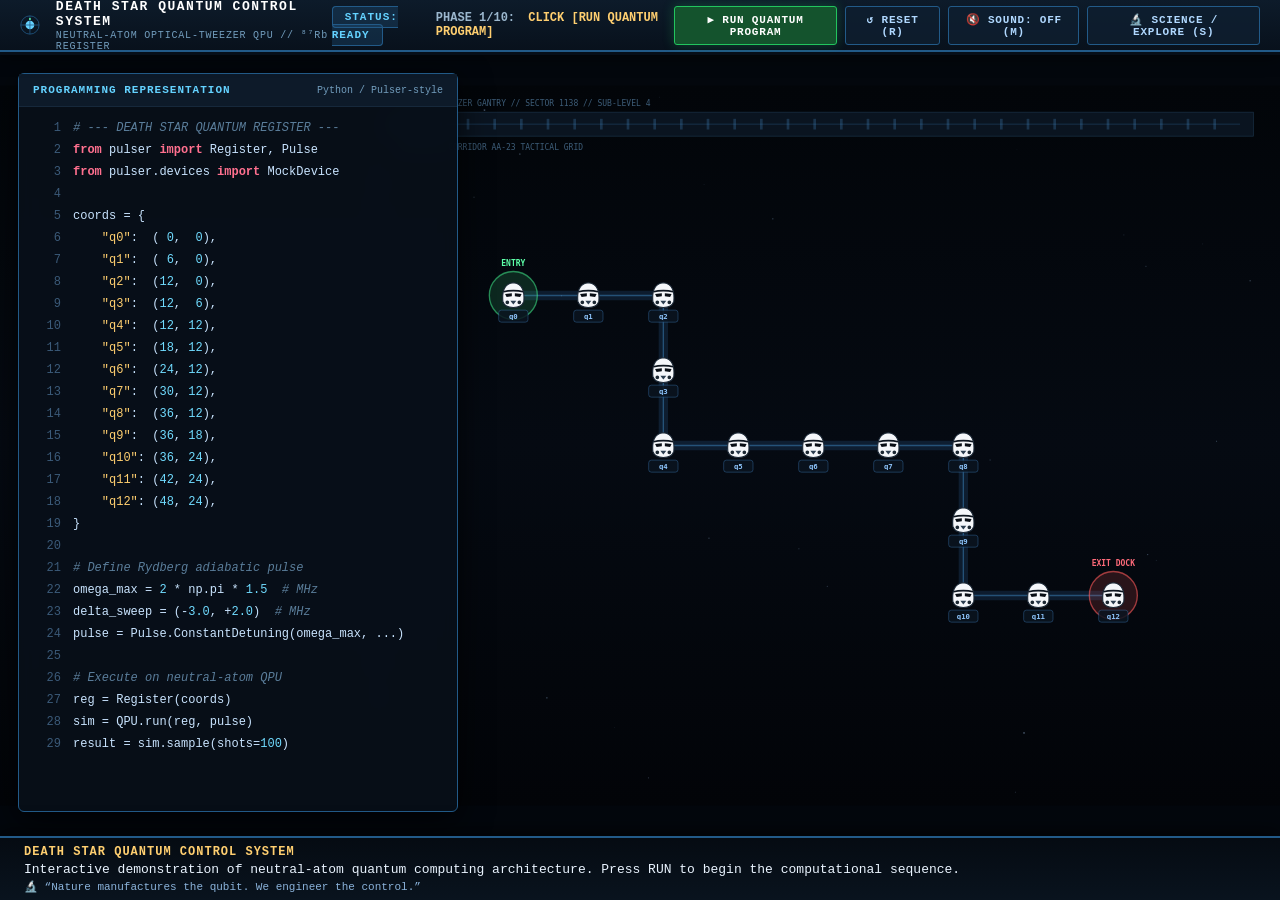
<file: index.html>
<!DOCTYPE html>
<html lang="en">
<head>
  <meta charset="utf-8">
  <meta name="viewport" content="width=device-width, initial-scale=1.0, maximum-scale=1.0, user-scalable=no">
  <meta name="description" content="Death Star Quantum Control System — Interactive Neutral-Atom Quantum Computing Demonstration">
  <title>Death Star Quantum Control System // Neutral-Atom QPU</title>
  <link rel="icon" href="assets/favicon.svg" type="image/svg+xml">
  <link rel="stylesheet" href="css/styles.css">
</head>
<body>
  <div id="app-viewport">
    <!-- Top Command Console Header Bar -->
    <header id="hud-header">
      <div class="hud-left">
        <svg class="hud-emblem" viewBox="0 0 100 100">
          <circle cx="50" cy="50" r="46" stroke="#225a88" stroke-width="4" fill="none"/>
          <circle cx="50" cy="50" r="22" fill="#64d2ff"/>
          <line x1="50" y1="4" x2="50" y2="96" stroke="#225a88" stroke-width="4"/>
          <line x1="4" y1="50" x2="96" y2="50" stroke="#225a88" stroke-width="4"/>
          <circle cx="50" cy="20" r="5" fill="#5dffa8"/>
        </svg>
        <div class="hud-title-wrap">
          <span class="hud-title">DEATH STAR QUANTUM CONTROL SYSTEM</span>
          <span class="hud-sub">NEUTRAL-ATOM OPTICAL-TWEEZER QPU // ⁸⁷Rb REGISTER</span>
        </div>
      </div>

      <div class="hud-center">
        <span id="hud-status">STATUS: READY</span>
      </div>

      <div class="hud-right">
        <div class="hud-actions">
          <span id="hud-phase">PHASE 1/10: INITIALIZE</span>
          <button id="btn-run" class="ctrl-btn primary-run" title="Run presentation demo sequence (Space / Enter)">▶ RUN QUANTUM PROGRAM</button>
          <button id="btn-pause" class="ctrl-btn" style="display:none;" title="Pause / Resume (P)">⏸ PAUSE (P)</button>
          <button id="btn-skip" class="ctrl-btn" style="display:none;" title="Skip to next phase (Space)">⏭ NEXT (Space)</button>
          <button id="btn-save-img" class="ctrl-btn" style="display:none;" title="Save resonance fluorescence sensor image as PNG">💾 SAVE IMAGE (.PNG)</button>
          <button id="btn-reset" class="ctrl-btn" title="Reset demo to initial state (R)">↺ RESET (R)</button>
          <button id="btn-sound" class="ctrl-btn" title="Toggle audio effects (M)">🔇 SOUND: OFF (M)</button>
          <button id="btn-explore" class="ctrl-btn" title="Open Scientific Dossier & Q&A Mode (S / E)">🔬 SCIENCE / EXPLORE (S)</button>
        </div>
      </div>
    </header>

    <!-- Global Progress Bar -->
    <div id="hud-progress-container">
      <div id="hud-progress-bar"></div>
    </div>

    <!-- Main Viewport -->
    <main id="main-view">
      <!-- Python Code Panel (Left side) -->
      <div id="code-container"></div>

      <!-- Main Interactive 2D Canvas Stage -->
      <canvas id="stage-canvas"></canvas>

      <!-- Floating Quantum Pulse Panel [Ω(t), Δ(t)] -->
      <div id="pulse-container"></div>

      <!-- Floating 1/R^6 Interaction Scaling Panel -->
      <div id="r6-container"></div>
    </main>

    <!-- Bottom Presentation Caption Banner -->
    <footer id="hud-caption">
      <div class="caption-inner">
        <span class="caption-title">DEATH STAR QUANTUM CONTROL SYSTEM</span>
        <span class="caption-body">Click [RUN QUANTUM PROGRAM] to initiate the neutral-atom computational pipeline.</span>
        <span class="caption-sci">🔬 “Nature manufactures the qubit. We engineer the control.”</span>
      </div>
    </footer>
  </div>

  <!-- Scientific Reference & Q&A Modal Overlay -->
  <div id="science-container"></div>

  <!-- Portable scripts loaded in dependency order (No CDN, No ES modules for file:// compatibility) -->
  <script src="js/config.js"></script>
  <script src="js/prng.js"></script>
  <script src="js/register.js"></script>
  <script src="js/physics/rydberg.js"></script>
  <script src="js/physics/emulator.js"></script>
  <script src="js/physics/mis.js"></script>
  <script src="js/physics/measurement.js"></script>
  <script src="js/physics/model.js"></script>
  <script src="js/data/demo-baked.js"></script>
  <script src="js/render/stage.js"></script>
  <script src="js/render/deathstar.js"></script>
  <script src="js/render/trooper.js"></script>
  <script src="js/render/beams.js"></script>
  <script src="js/render/effects.js"></script>
  <script src="js/render/readout.js"></script>
  <script src="js/ui/codepanel.js"></script>
  <script src="js/ui/hud.js"></script>
  <script src="js/ui/pulsepanel.js"></script>
  <script src="js/ui/r6panel.js"></script>
  <script src="js/ui/sciencepanel.js"></script>
  <script src="js/audio.js"></script>
  <script src="js/timeline.js"></script>
  <script src="js/app.js"></script>
</body>
</html>
</file>
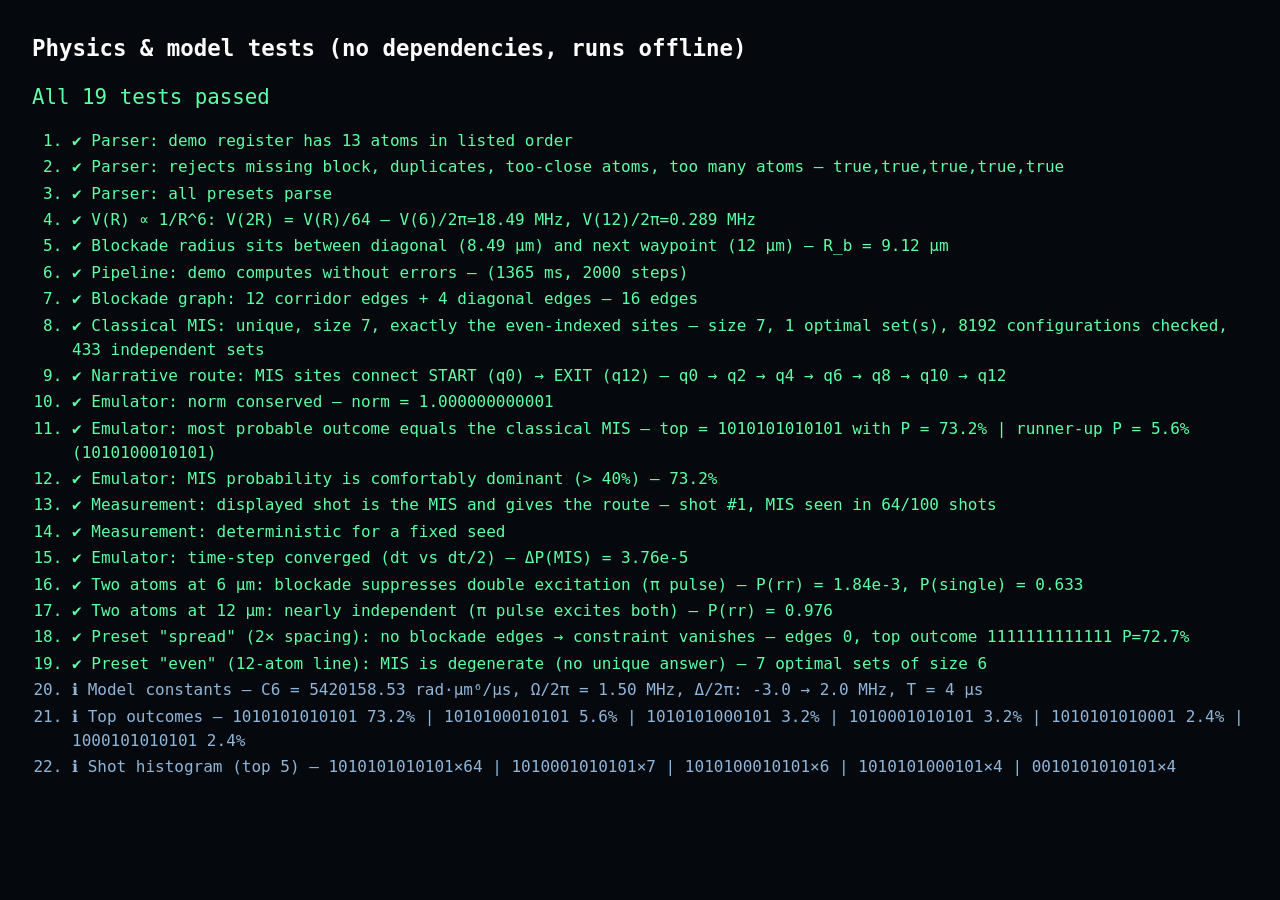
<file: tests/index.html>
<!DOCTYPE html>
<html lang="en">
<head>
<meta charset="utf-8">
<meta name="viewport" content="width=device-width, initial-scale=1">
<title>Death Star Quantum Control — physics tests</title>
<style>
  body { background: #05080d; color: #cfe8ff; font: 16px/1.5 ui-monospace, Consolas, "DejaVu Sans Mono", monospace; margin: 2rem; }
  h1 { font-size: 1.4rem; color: #fff; }
  .pass { color: #5dffa8; } .fail { color: #ff5d6c; font-weight: bold; }
  .info { color: #8fb6d9; }
  #summary { font-size: 1.3rem; margin: 1rem 0; }
  li { margin: .15rem 0; }
</style>
</head>
<body>
<h1>Physics &amp; model tests (no dependencies, runs offline)</h1>
<div id="summary">Running…</div>
<ol id="results"></ol>

<script src="../js/config.js"></script>
<script src="../js/prng.js"></script>
<script src="../js/register.js"></script>
<script src="../js/physics/rydberg.js"></script>
<script src="../js/physics/emulator.js"></script>
<script src="../js/physics/mis.js"></script>
<script src="../js/physics/measurement.js"></script>
<script src="../js/physics/model.js"></script>
<script src="tests.js"></script>
</body>
</html>
</file>
<file: css/styles.css>
/* ==========================================================================
   Death Star Quantum Control System — Stylesheet
   Star Wars Command Console × Quantum Laboratory Aesthetic
   High contrast, large readable typography for university projectors.
   ========================================================================== */

:root {
  --bg-deep: #03070d;
  --bg-panel: rgba(8, 16, 26, 0.92);
  --border-dim: #16283b;
  --border-cyan: #225a88;
  --cyan-bright: #64d2ff;
  --green-quantum: #5dffa8;
  --magenta-rydberg: #df70ff;
  --amber-warn: #ffb347;
  --red-block: #ff5566;
  --font-mono: ui-monospace, SFMono-Regular, Menlo, Monaco, Consolas, "Liberation Mono", "DejaVu Sans Mono", monospace;
}

* {
  box-sizing: border-box;
  margin: 0;
  padding: 0;
}

html, body {
  width: 100%;
  height: 100%;
  background-color: var(--bg-deep);
  color: #d8ecff;
  font-family: var(--font-mono);
  overflow: hidden;
  user-select: none;
  -webkit-user-select: none;
}

/* App Container (Letterboxed 16:9) */
#app-viewport {
  position: relative;
  width: 100vw;
  height: 100vh;
  display: flex;
  flex-direction: column;
  background: #020508;
}

/* Top Console Header Bar */
#hud-header {
  height: 52px;
  background: linear-gradient(180deg, #0d1b2a 0%, #08111c 100%);
  border-bottom: 2px solid var(--border-cyan);
  display: flex;
  align-items: center;
  justify-content: space-between;
  padding: 0 20px;
  z-index: 10;
  box-shadow: 0 4px 18px rgba(0, 0, 0, 0.6);
}

.hud-left {
  display: flex;
  align-items: center;
  gap: 16px;
}

.hud-emblem {
  width: 24px;
  height: 24px;
  fill: var(--cyan-bright);
}

.hud-title-wrap {
  display: flex;
  flex-direction: column;
}

.hud-title {
  font-size: 13px;
  font-weight: 700;
  letter-spacing: 1.5px;
  color: #ffffff;
}

.hud-sub {
  font-size: 10px;
  color: #729dbd;
  letter-spacing: 0.8px;
}

#hud-status {
  padding: 4px 12px;
  background: rgba(34, 90, 136, 0.3);
  border: 1px solid var(--border-cyan);
  border-radius: 4px;
  font-size: 11px;
  font-weight: 700;
  color: var(--cyan-bright);
  letter-spacing: 1px;
}

#hud-phase {
  font-size: 12px;
  font-weight: 600;
  color: #ffcf70;
}

.phase-idx {
  color: #9bb7ce;
  margin-right: 6px;
}

/* Header Action Buttons */
.hud-actions {
  display: flex;
  align-items: center;
  gap: 8px;
}

.ctrl-btn {
  background: rgba(14, 30, 48, 0.8);
  border: 1px solid var(--border-cyan);
  color: #b0d8ff;
  padding: 6px 14px;
  font-family: var(--font-mono);
  font-size: 11px;
  font-weight: 700;
  border-radius: 3px;
  cursor: pointer;
  letter-spacing: 0.8px;
  transition: all 0.15s ease;
  display: inline-flex;
  align-items: center;
  justify-content: center;
}

.ctrl-btn:hover {
  background: rgba(34, 90, 136, 0.6);
  border-color: var(--cyan-bright);
  color: #ffffff;
  box-shadow: 0 0 10px rgba(100, 210, 255, 0.3);
}

.primary-run {
  background: #14532d;
  border-color: #22c55e;
  color: #ffffff;
  padding: 6px 18px;
  box-shadow: 0 0 12px rgba(34, 197, 94, 0.3);
}

.primary-run:hover {
  background: #16a34a;
  border-color: #4ade80;
  box-shadow: 0 0 16px rgba(34, 197, 94, 0.6);
}

.ctrl-btn.active {
  background: rgba(40, 120, 80, 0.5);
  border-color: var(--green-quantum);
  color: var(--green-quantum);
}

/* Timeline Progress Bar */
#hud-progress-container {
  height: 3px;
  background: #060e18;
  width: 100%;
  position: relative;
  z-index: 10;
}

#hud-progress-bar {
  height: 100%;
  width: 0%;
  background: linear-gradient(90deg, #22c55e, #64d2ff);
  box-shadow: 0 0 8px rgba(100, 210, 255, 0.6);
  transition: width 0.1s linear;
}

/* Main Display Area */
#main-view {
  position: relative;
  flex: 1;
  width: 100%;
  height: calc(100vh - 120px);
  overflow: hidden;
}

#stage-canvas {
  position: absolute;
  top: 0;
  left: 0;
  width: 100%;
  height: 100%;
  display: block;
}

/* Code Panel on Left */
#code-container {
  position: absolute;
  top: 18px;
  left: 18px;
  width: 440px;
  bottom: 24px;
  background: var(--bg-panel);
  border: 1px solid var(--border-cyan);
  border-radius: 6px;
  display: flex;
  flex-direction: column;
  box-shadow: 0 8px 32px rgba(0, 0, 0, 0.7);
  backdrop-filter: blur(8px);
  z-index: 5;
  pointer-events: auto;
}

.code-header {
  padding: 10px 14px;
  background: rgba(14, 28, 44, 0.9);
  border-bottom: 1px solid var(--border-dim);
  display: flex;
  justify-content: space-between;
  align-items: center;
}

.code-title {
  font-size: 11px;
  font-weight: 700;
  letter-spacing: 1px;
  color: var(--cyan-bright);
}

.code-sub {
  font-size: 10px;
  color: #729dbd;
}

.code-body {
  flex: 1;
  overflow-y: auto;
  padding: 10px 0;
  font-size: 12px;
  line-height: 1.5;
}

.code-line {
  display: flex;
  padding: 2px 14px;
  transition: background 0.12s ease;
  white-space: pre;
}

.code-line:hover {
  background: rgba(34, 90, 136, 0.15);
}

.code-line.active-line {
  background: rgba(93, 255, 168, 0.15);
  border-left: 3px solid var(--green-quantum);
}

.ln {
  width: 28px;
  color: #3b5a79;
  text-align: right;
  margin-right: 12px;
  user-select: none;
}

.code-text {
  color: #c9e4ff;
}

.c-comment { color: #5a7d9a; font-style: italic; }
.c-kw { color: #ff708f; font-weight: 600; }
.c-str { color: #ffcf70; }
.c-num { color: #70dbff; }

/* Floating Overlays */
#pulse-container {
  position: absolute;
  top: 18px;
  right: 18px;
  width: 480px;
  background: var(--bg-panel);
  border: 1px solid var(--border-cyan);
  border-radius: 6px;
  box-shadow: 0 8px 32px rgba(0, 0, 0, 0.7);
  display: none;
  z-index: 5;
  padding: 10px;
}

.pulse-header {
  display: flex;
  justify-content: space-between;
  align-items: center;
  margin-bottom: 6px;
}

.pulse-title {
  font-size: 11px;
  font-weight: 700;
  color: var(--magenta-rydberg);
  letter-spacing: 0.8px;
}

.pulse-time {
  font-size: 11px;
  color: var(--green-quantum);
  font-weight: 700;
}

#r6-container {
  position: absolute;
  top: 18px;
  right: 18px;
  width: 520px;
  background: var(--bg-panel);
  border: 1px solid var(--border-cyan);
  border-radius: 6px;
  box-shadow: 0 8px 32px rgba(0, 0, 0, 0.7);
  display: none;
  z-index: 5;
  padding: 14px;
}

.r6-header {
  display: flex;
  justify-content: space-between;
  align-items: center;
  border-bottom: 1px solid var(--border-dim);
  padding-bottom: 8px;
  margin-bottom: 12px;
}

.r6-title {
  font-size: 11px;
  font-weight: 700;
  color: var(--cyan-bright);
  letter-spacing: 0.8px;
}

.r6-formula {
  font-size: 12px;
  font-weight: 700;
  color: #ffcf70;
}

.r6-bar-group {
  margin-bottom: 10px;
}

.r6-bar-label {
  font-size: 10px;
  color: #8bb3db;
  margin-bottom: 3px;
}

.r6-bar-track {
  height: 8px;
  background: #09131e;
  border: 1px solid var(--border-dim);
  border-radius: 3px;
  overflow: hidden;
}

.r6-bar-fill {
  height: 100%;
  background: linear-gradient(90deg, #ff5566, #ff708f);
  box-shadow: 0 0 6px rgba(255, 85, 102, 0.6);
}

.val-lo-fill {
  background: #64d2ff;
  box-shadow: none;
}

.r6-bar-val {
  font-size: 11px;
  margin-top: 3px;
  color: #d0e5ff;
}

.val-hi { color: #ff5566; font-weight: 700; }
.val-lo { color: var(--green-quantum); font-weight: 700; }

.r6-interactive {
  margin-top: 14px;
  padding-top: 10px;
  border-top: 1px solid var(--border-dim);
}

.r6-slider-header {
  display: flex;
  justify-content: space-between;
  font-size: 11px;
  color: #d0e5ff;
  margin-bottom: 6px;
}

#r6-slider {
  width: 100%;
  accent-color: var(--cyan-bright);
  cursor: pointer;
}

.r6-slider-ticks {
  display: flex;
  justify-content: space-between;
  font-size: 9px;
  color: #5a7d9a;
  margin-top: 4px;
}

.status-blocked { color: #ff5566; font-weight: 700; }
.status-free { color: var(--green-quantum); font-weight: 700; }

/* Bottom Caption Presentation Banner */
#hud-caption {
  height: 64px;
  background: linear-gradient(0deg, #09131e 0%, #050b12 100%);
  border-top: 2px solid var(--border-cyan);
  display: flex;
  align-items: center;
  padding: 0 24px;
  z-index: 10;
  box-shadow: 0 -4px 18px rgba(0, 0, 0, 0.6);
}

.caption-inner {
  display: flex;
  flex-direction: column;
  gap: 3px;
  width: 100%;
}

.caption-title {
  font-size: 12px;
  font-weight: 700;
  letter-spacing: 1px;
  color: #ffcf70;
}

.caption-body {
  font-size: 13px;
  color: #eaf4ff;
}

.caption-sci {
  font-size: 11px;
  color: #8bb3db;
}

/* Science Dossier / Q&A Modal Overlay */
#science-container {
  position: fixed;
  top: 0;
  left: 0;
  width: 100vw;
  height: 100vh;
  background: rgba(2, 5, 8, 0.88);
  backdrop-filter: blur(10px);
  display: none;
  align-items: center;
  justify-content: center;
  z-index: 100;
}

.science-modal {
  width: 900px;
  max-width: 94vw;
  max-height: 90vh;
  background: #08121d;
  border: 2px solid var(--cyan-bright);
  border-radius: 8px;
  display: flex;
  flex-direction: column;
  box-shadow: 0 0 40px rgba(34, 90, 136, 0.6);
  overflow: hidden;
}

.science-modal-header {
  padding: 16px 20px;
  background: #0d1e30;
  border-bottom: 1px solid var(--border-cyan);
  display: flex;
  justify-content: space-between;
  align-items: center;
}

.modal-title-wrap h2 {
  font-size: 14px;
  font-weight: 700;
  letter-spacing: 1px;
  color: #ffffff;
}

.modal-sub {
  font-size: 11px;
  color: #729dbd;
}

.modal-close-btn {
  background: transparent;
  border: 1px solid var(--border-cyan);
  color: #ff708f;
  padding: 6px 12px;
  font-family: var(--font-mono);
  font-size: 11px;
  font-weight: 700;
  border-radius: 4px;
  cursor: pointer;
  transition: all 0.15s ease;
}

.modal-close-btn:hover {
  background: rgba(255, 112, 143, 0.2);
  border-color: #ff708f;
}

.science-modal-body {
  padding: 20px;
  overflow-y: auto;
  display: flex;
  flex-direction: column;
  gap: 20px;
}

.sci-section h3 {
  font-size: 12px;
  font-weight: 700;
  color: var(--cyan-bright);
  letter-spacing: 1px;
  margin-bottom: 10px;
}

.sci-table {
  width: 100%;
  border-collapse: collapse;
  font-size: 11px;
}

.sci-table th, .sci-table td {
  padding: 8px 12px;
  text-align: left;
  border: 1px solid var(--border-dim);
}

.sci-table th {
  background: #0d1e30;
  color: #ffcf70;
}

.sci-table tr:nth-child(even) {
  background: rgba(14, 28, 44, 0.4);
}

.hamiltonian-box {
  background: #050b12;
  border: 1px solid var(--border-cyan);
  padding: 10px 14px;
  border-radius: 4px;
  color: var(--green-quantum);
  font-size: 12px;
}

.sci-notes {
  margin-top: 10px;
  padding-left: 20px;
  font-size: 11px;
  color: #bad3eb;
  line-height: 1.6;
}

.sci-desc {
  font-size: 11px;
  color: #bad3eb;
  margin-bottom: 8px;
}

#sci-coord-input {
  width: 100%;
  background: #050c14;
  border: 1px solid var(--border-cyan);
  border-radius: 4px;
  color: #c9e4ff;
  font-family: var(--font-mono);
  font-size: 11px;
  padding: 10px;
  resize: vertical;
}

.editor-actions {
  display: flex;
  align-items: center;
  gap: 10px;
  margin-top: 8px;
}

.action-btn {
  background: #14532d;
  border: 1px solid #22c55e;
  color: #ffffff;
  padding: 6px 14px;
  font-family: var(--font-mono);
  font-size: 11px;
  font-weight: 700;
  border-radius: 3px;
  cursor: pointer;
}

.secondary-btn {
  background: #1a2a3a;
  border: 1px solid var(--border-cyan);
  color: #bad3eb;
  padding: 6px 14px;
  font-family: var(--font-mono);
  font-size: 11px;
  border-radius: 3px;
  cursor: pointer;
}

.editor-msg {
  font-size: 11px;
  font-weight: 600;
}

.editor-msg.ok { color: var(--green-quantum); }
.editor-msg.err { color: #ff5566; }
.editor-msg.info { color: #729dbd; }
</file>
